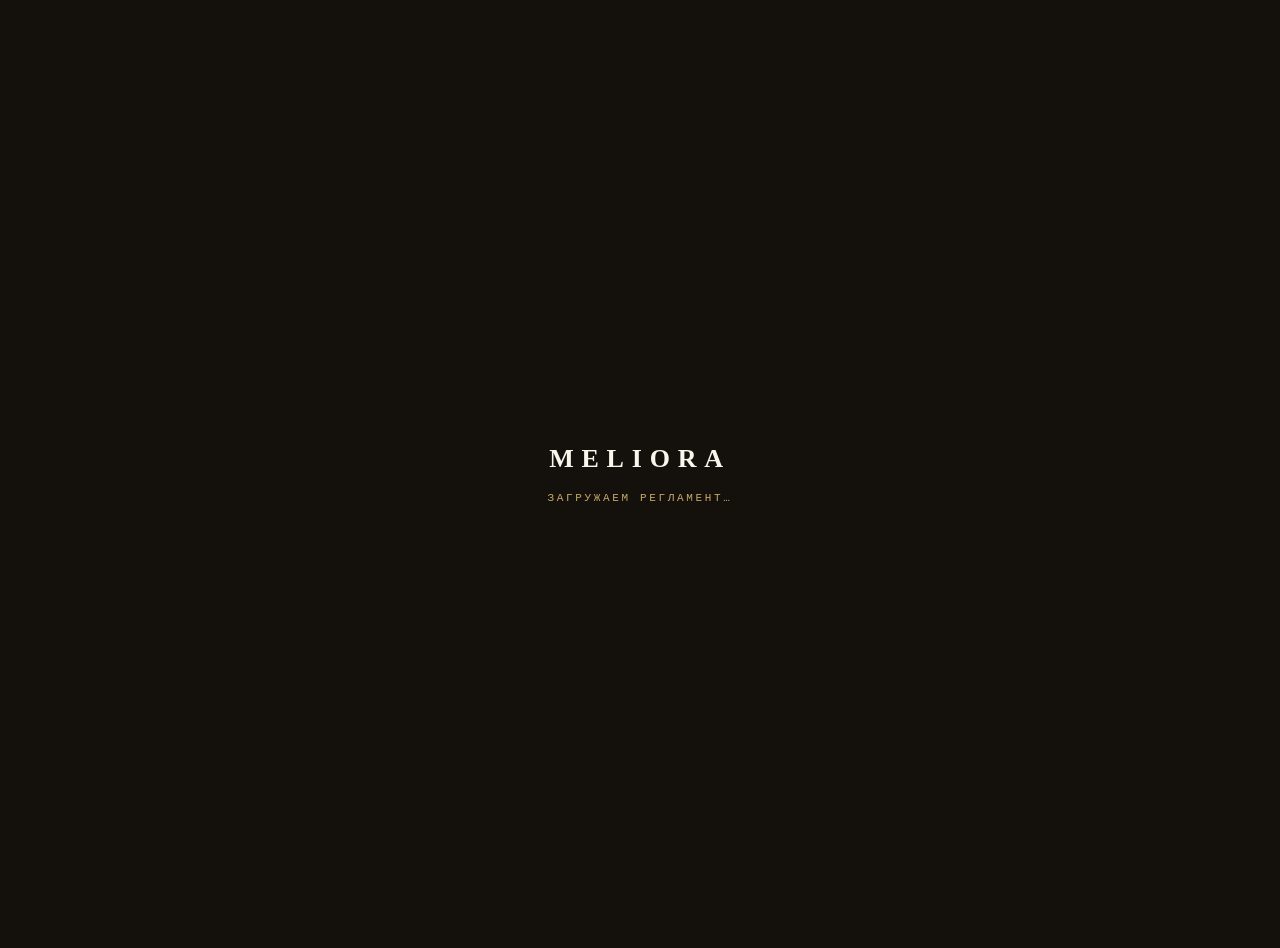
<file: index.html>
<!doctype html>
<html lang="ru">
  <head>
    <meta charset="UTF-8" />
    <meta name="viewport" content="width=device-width, initial-scale=1.0, viewport-fit=cover" />
    <meta name="theme-color" content="#14110d" />
    <meta name="description" content="Meliora Beauty & Spa · Medical — технический запуск рекламы в Instagram и геосервисах (Яндекс Карты, Google Maps, 2ГИС): пошаговый регламент для команды. Кабинет, кампании, группы, объявления, KPI." />
    <title>MELIORA — Технический запуск рекламы: Instagram + ГЕО</title>
    <link rel="preconnect" href="https://fonts.googleapis.com" />
    <link rel="preconnect" href="https://fonts.gstatic.com" crossorigin />
    <link
      href="https://fonts.googleapis.com/css2?family=Cormorant+Garamond:ital,wght@0,400;0,500;0,600;0,700;1,400;1,500;1,600&family=Manrope:wght@300;400;500;600;700;800&family=JetBrains+Mono:wght@400;500;600;700&display=swap"
      rel="stylesheet"
    />
    <style>
      html, body { margin: 0; padding: 0; background-color: #14110d; }
      #boot {
        display: flex; flex-direction: column; align-items: center; justify-content: center;
        gap: 18px; min-height: 100vh; padding: 24px; text-align: center;
        font-family: Georgia, "Times New Roman", serif; color: #faf6ec;
      }
      #boot strong { font-size: 26px; font-weight: 600; letter-spacing: 0.3em; }
      #boot span {
        font-family: Consolas, Menlo, monospace; font-size: 11px; letter-spacing: 0.24em;
        text-transform: uppercase; color: #c9a869; animation: bootPulse 1.4s ease-in-out infinite;
      }
      @keyframes bootPulse { 0%, 100% { opacity: 1; } 50% { opacity: 0.35; } }
    </style>
  </head>
  <body>
    <div id="root">
      <div id="boot">
        <strong>MELIORA</strong>
        <span>загружаем регламент…</span>
      </div>
    </div>
    <noscript>
      <div style="display:flex;min-height:100vh;align-items:center;justify-content:center;padding:24px;text-align:center;font-family:Georgia,serif;color:#faf6ec;background:#14110d;">
        <p style="max-width:420px;line-height:1.6;">
          Для интерактивной версии нужен JavaScript.<br />
          Полная автономная копия регламента — файл
          <a href="./meliora-guide.html" style="color:#c9a869;">meliora-guide.html</a> —
          работает и без скриптов.
        </p>
      </div>
    </noscript>
    <script type="module" src="/src/main.tsx"></script>
  </body>
</html>
</file>
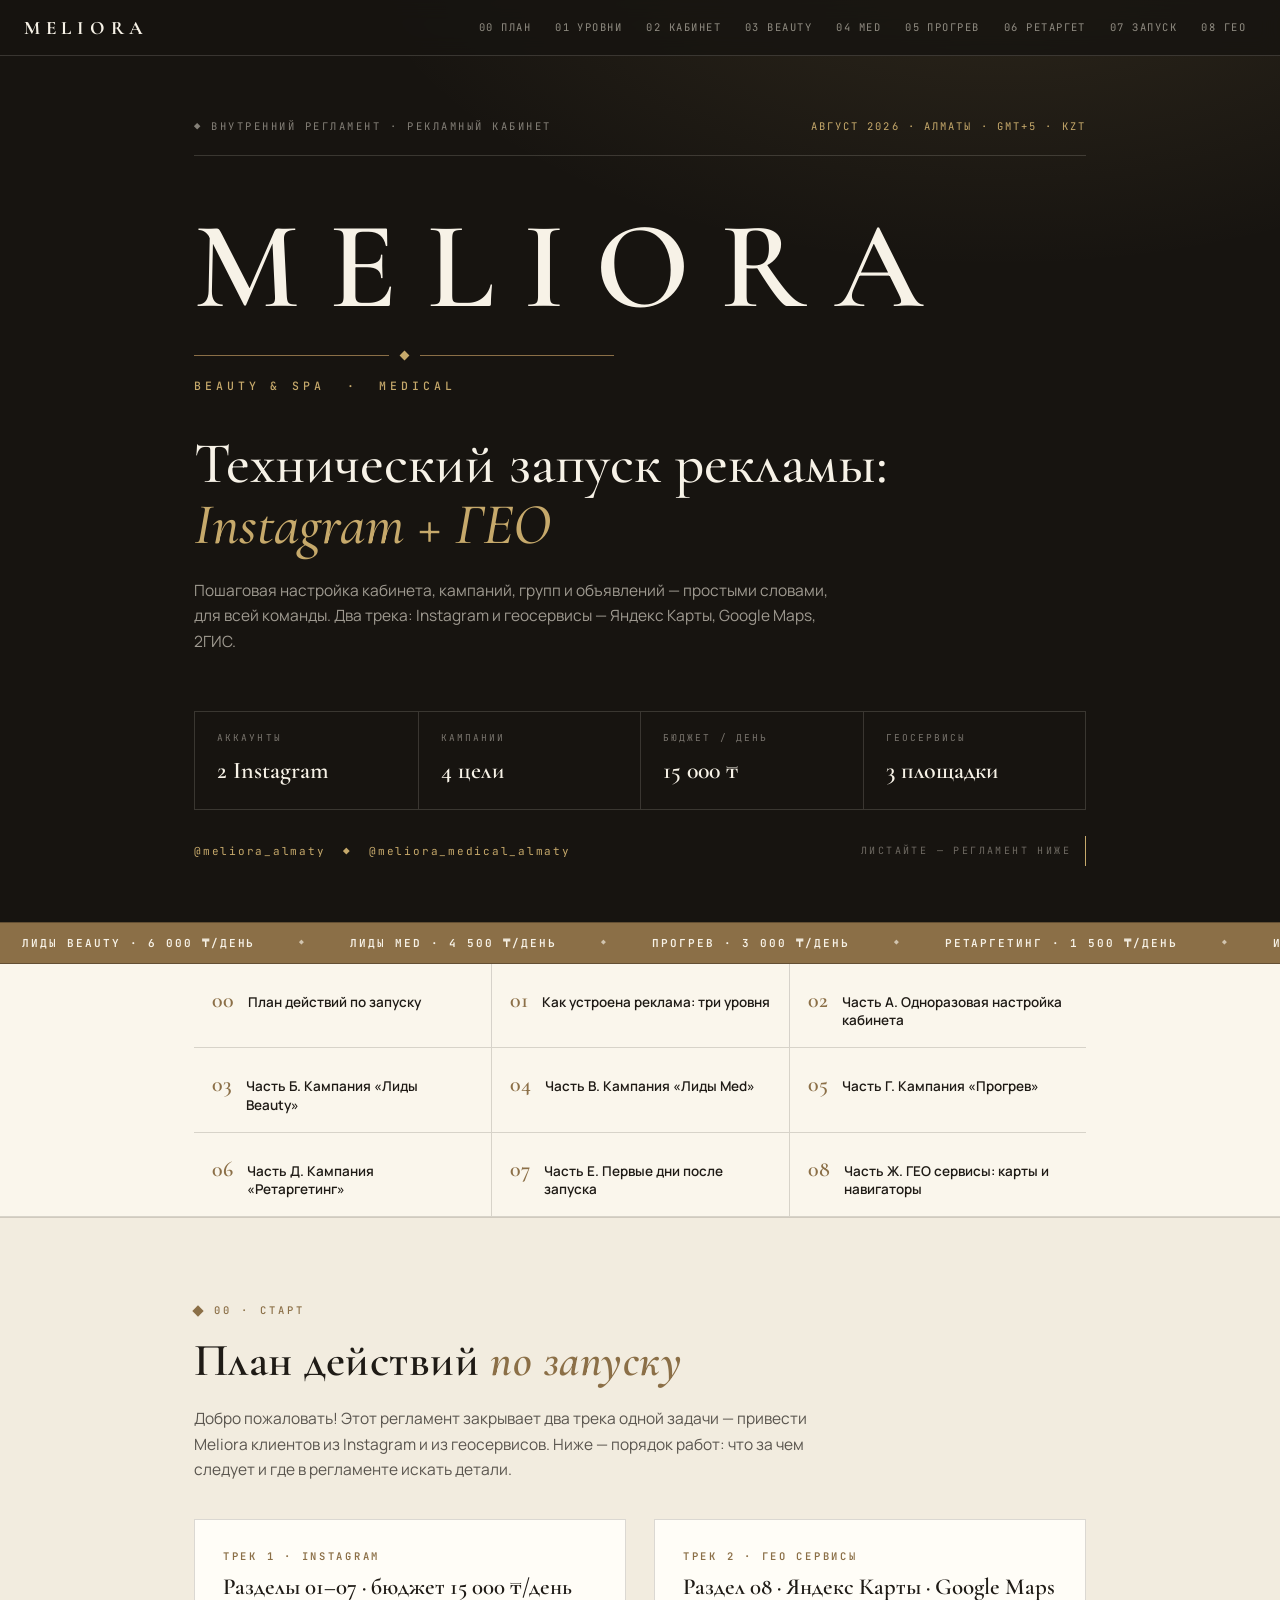
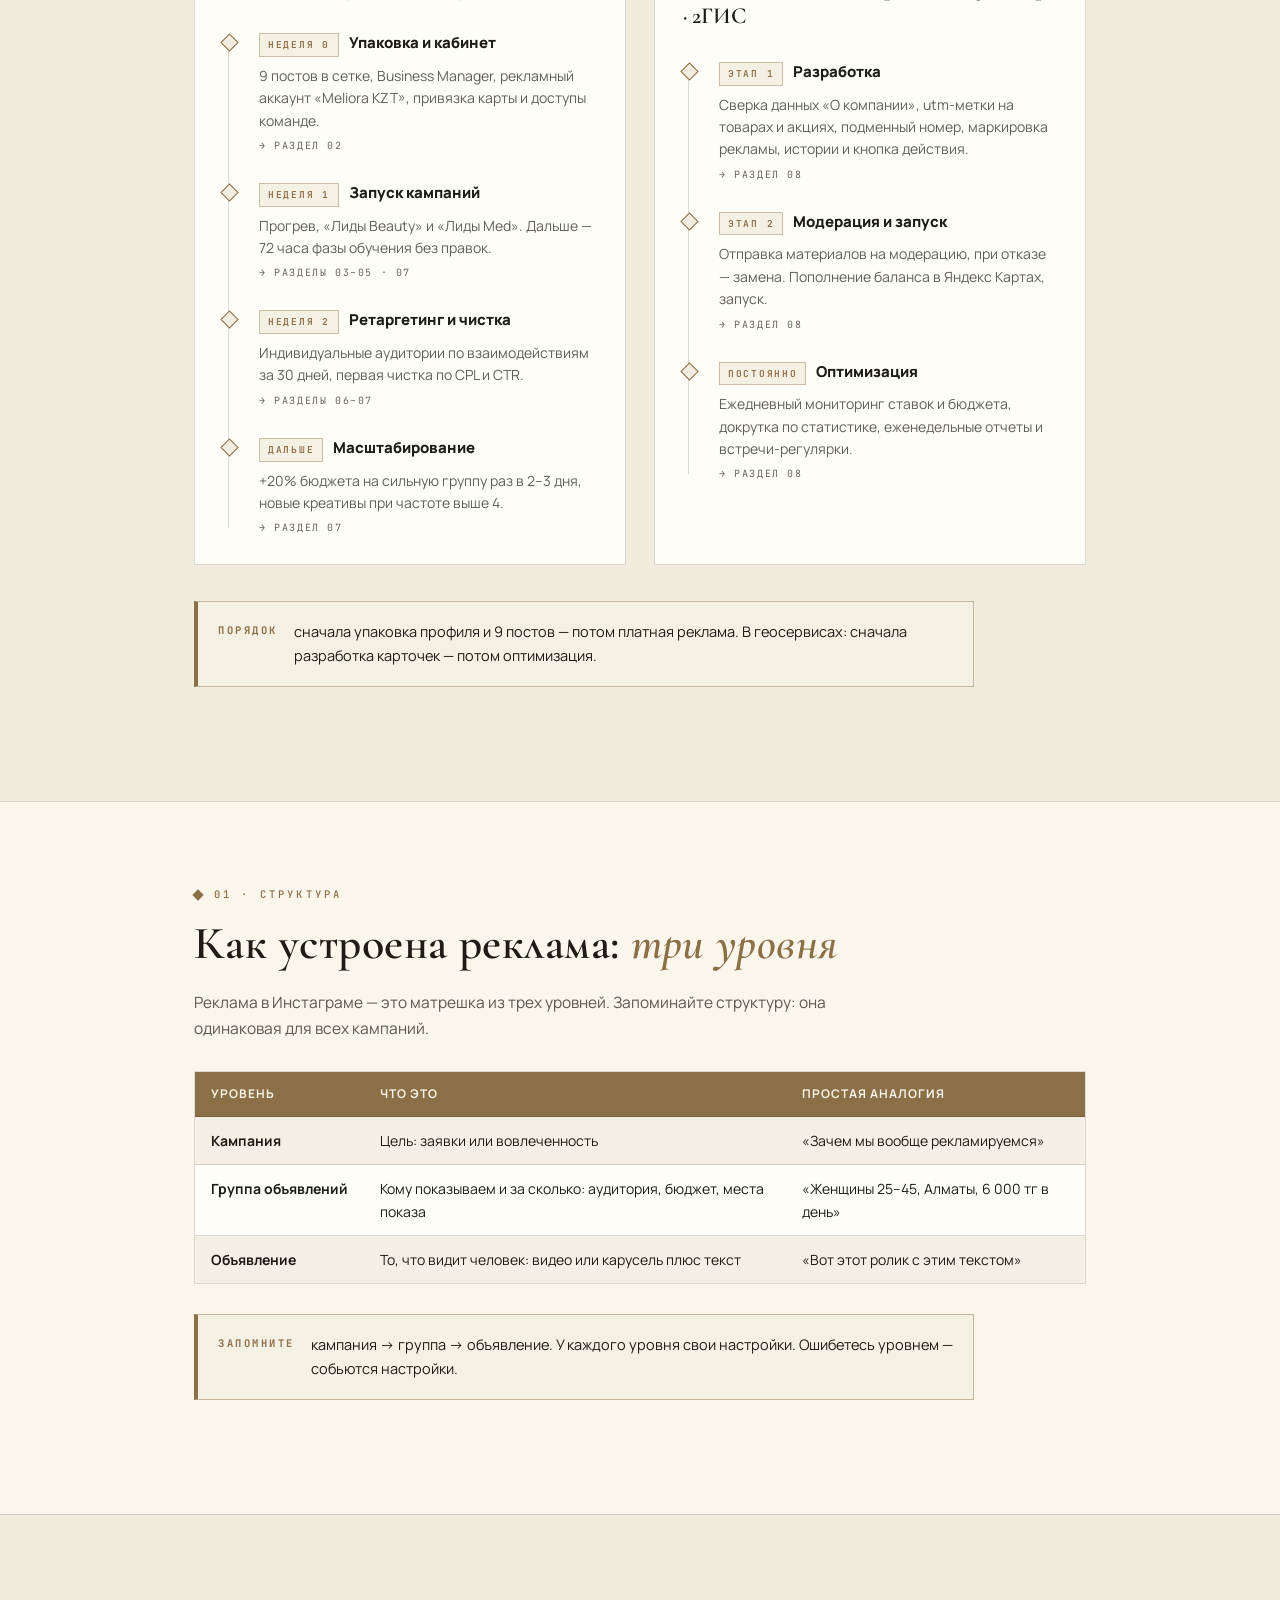
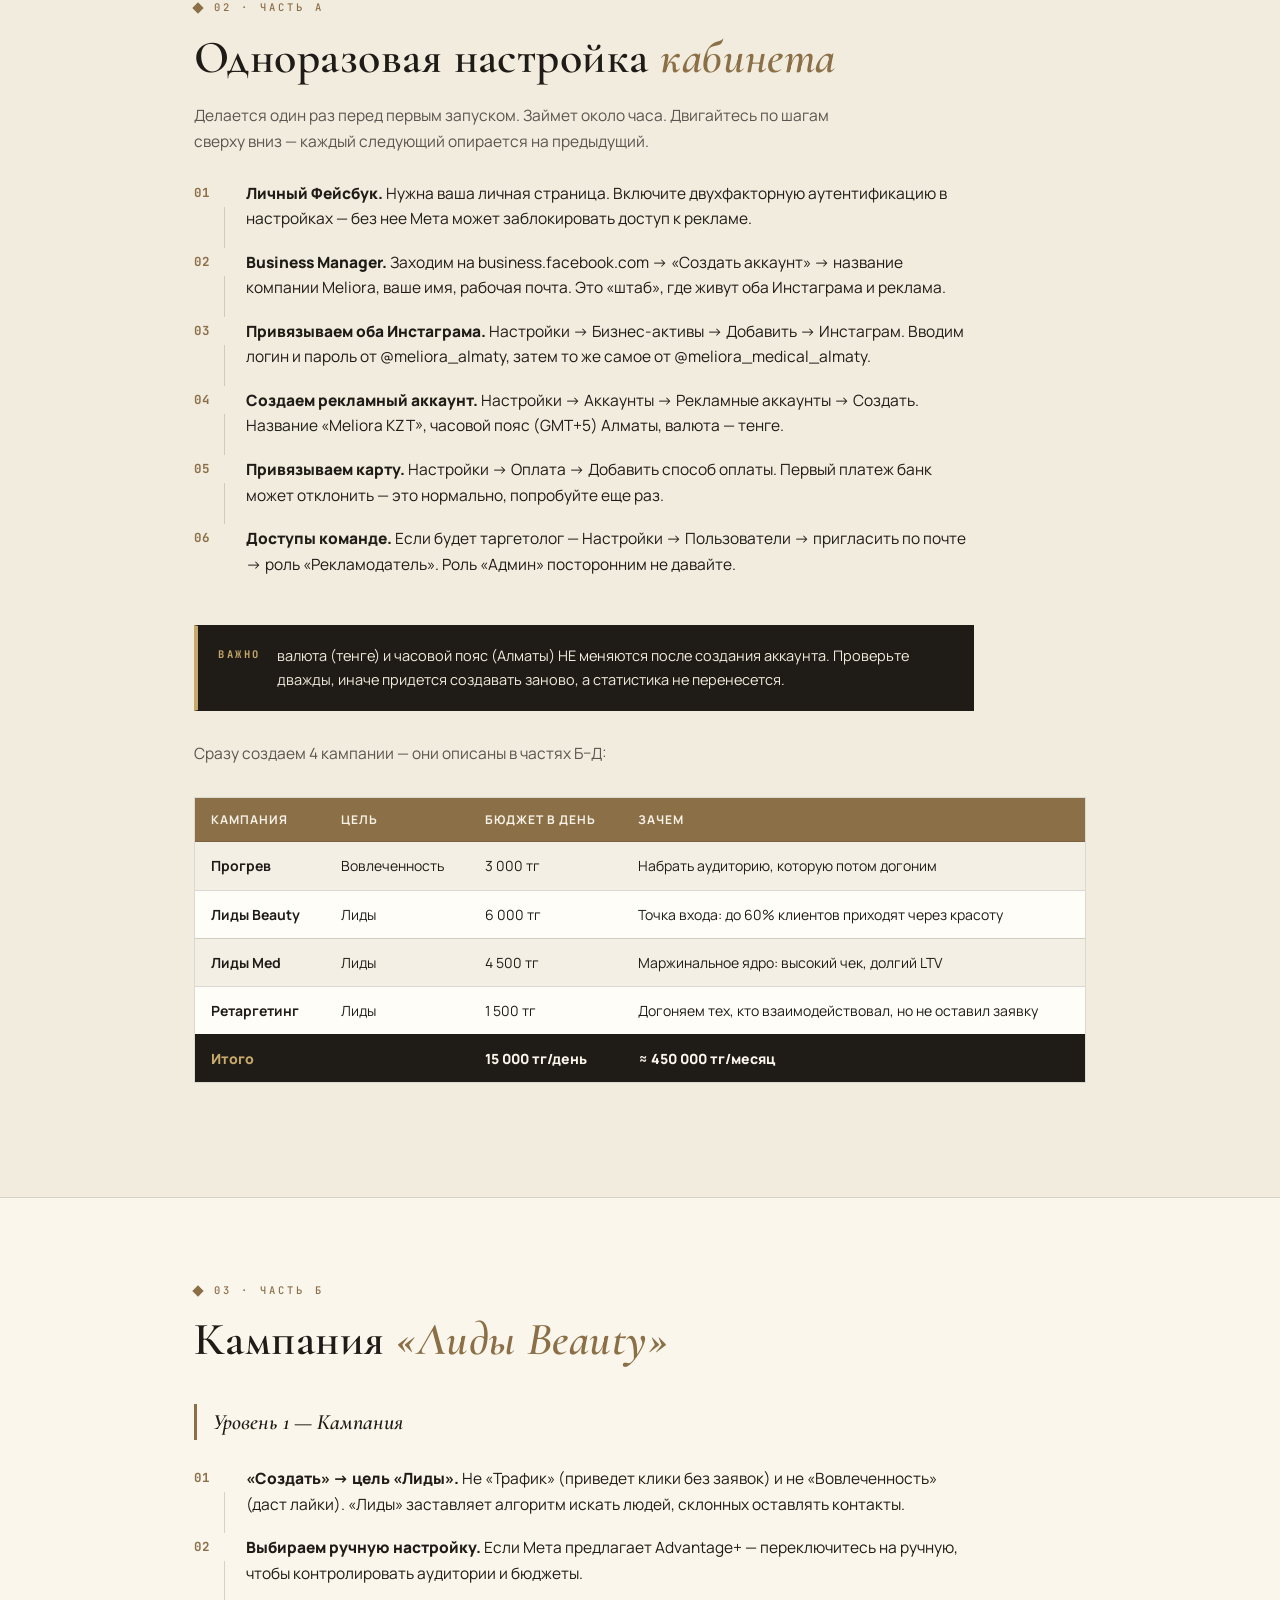
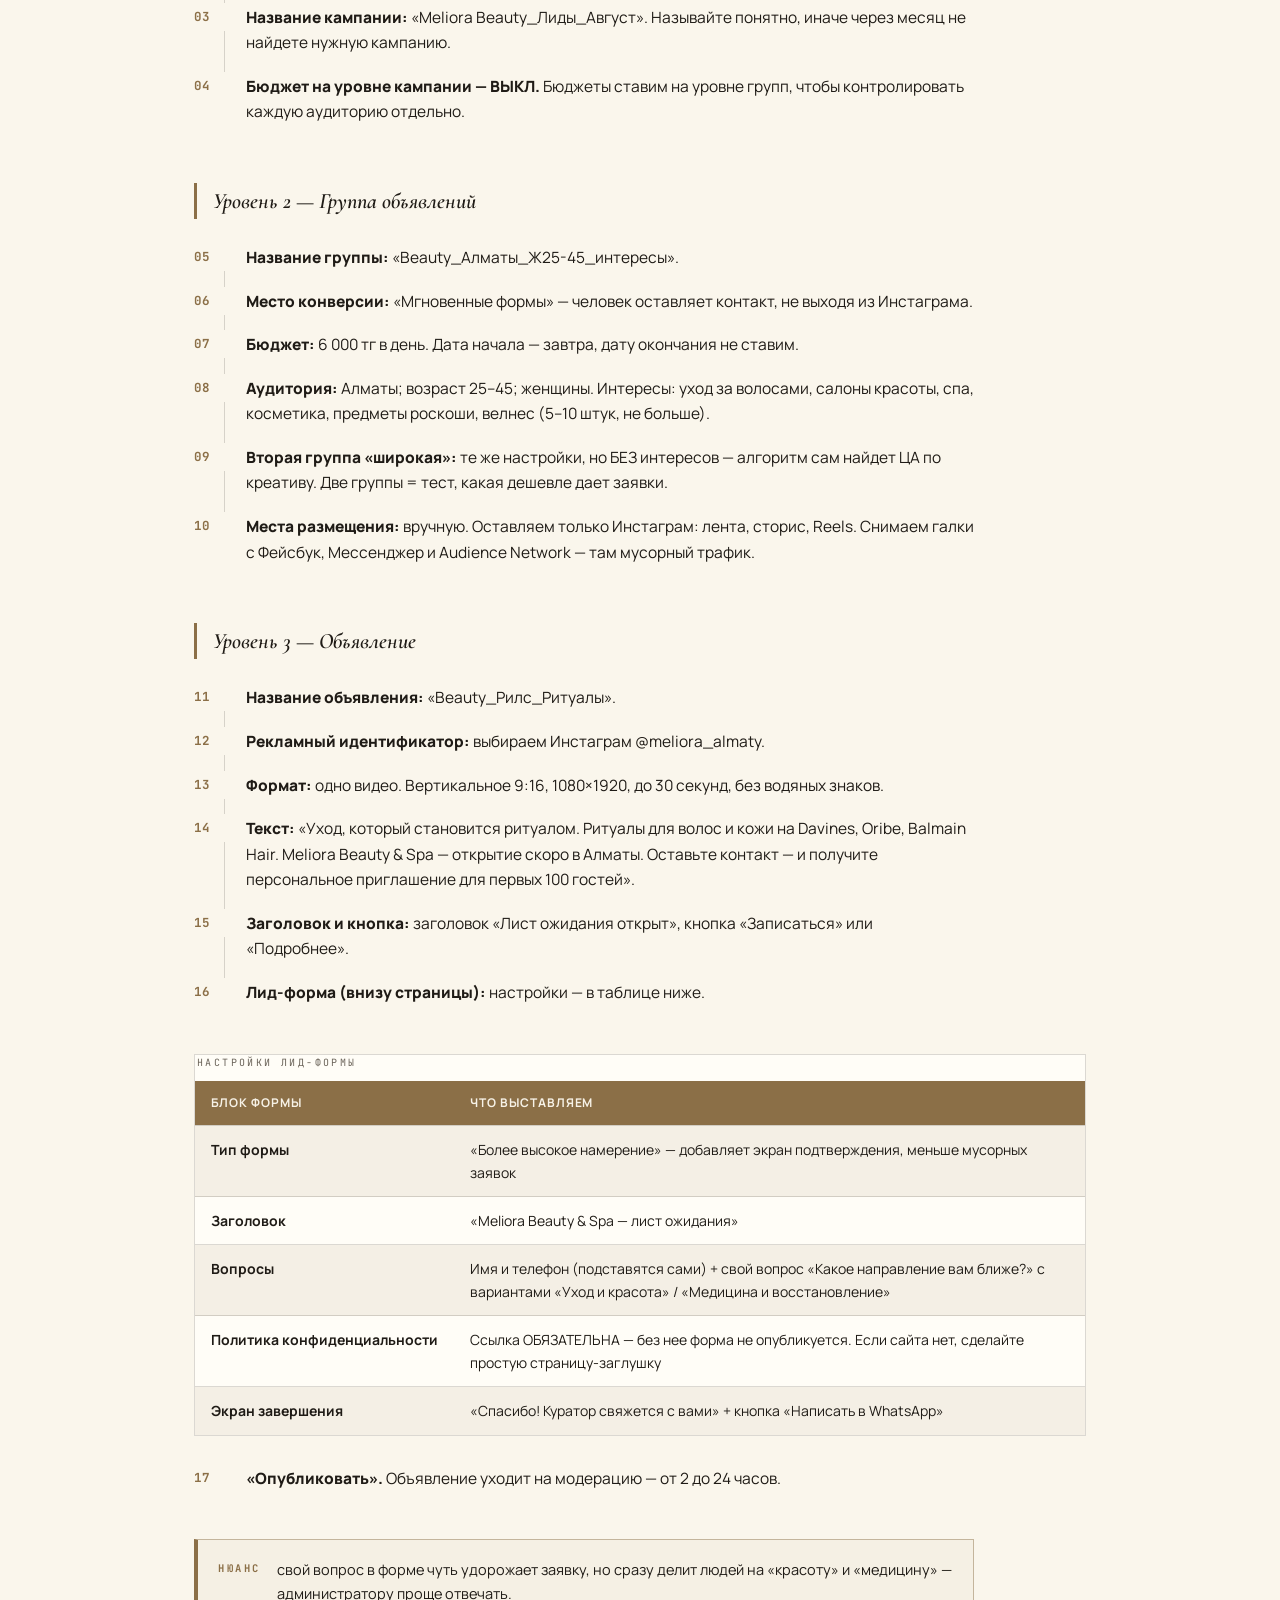
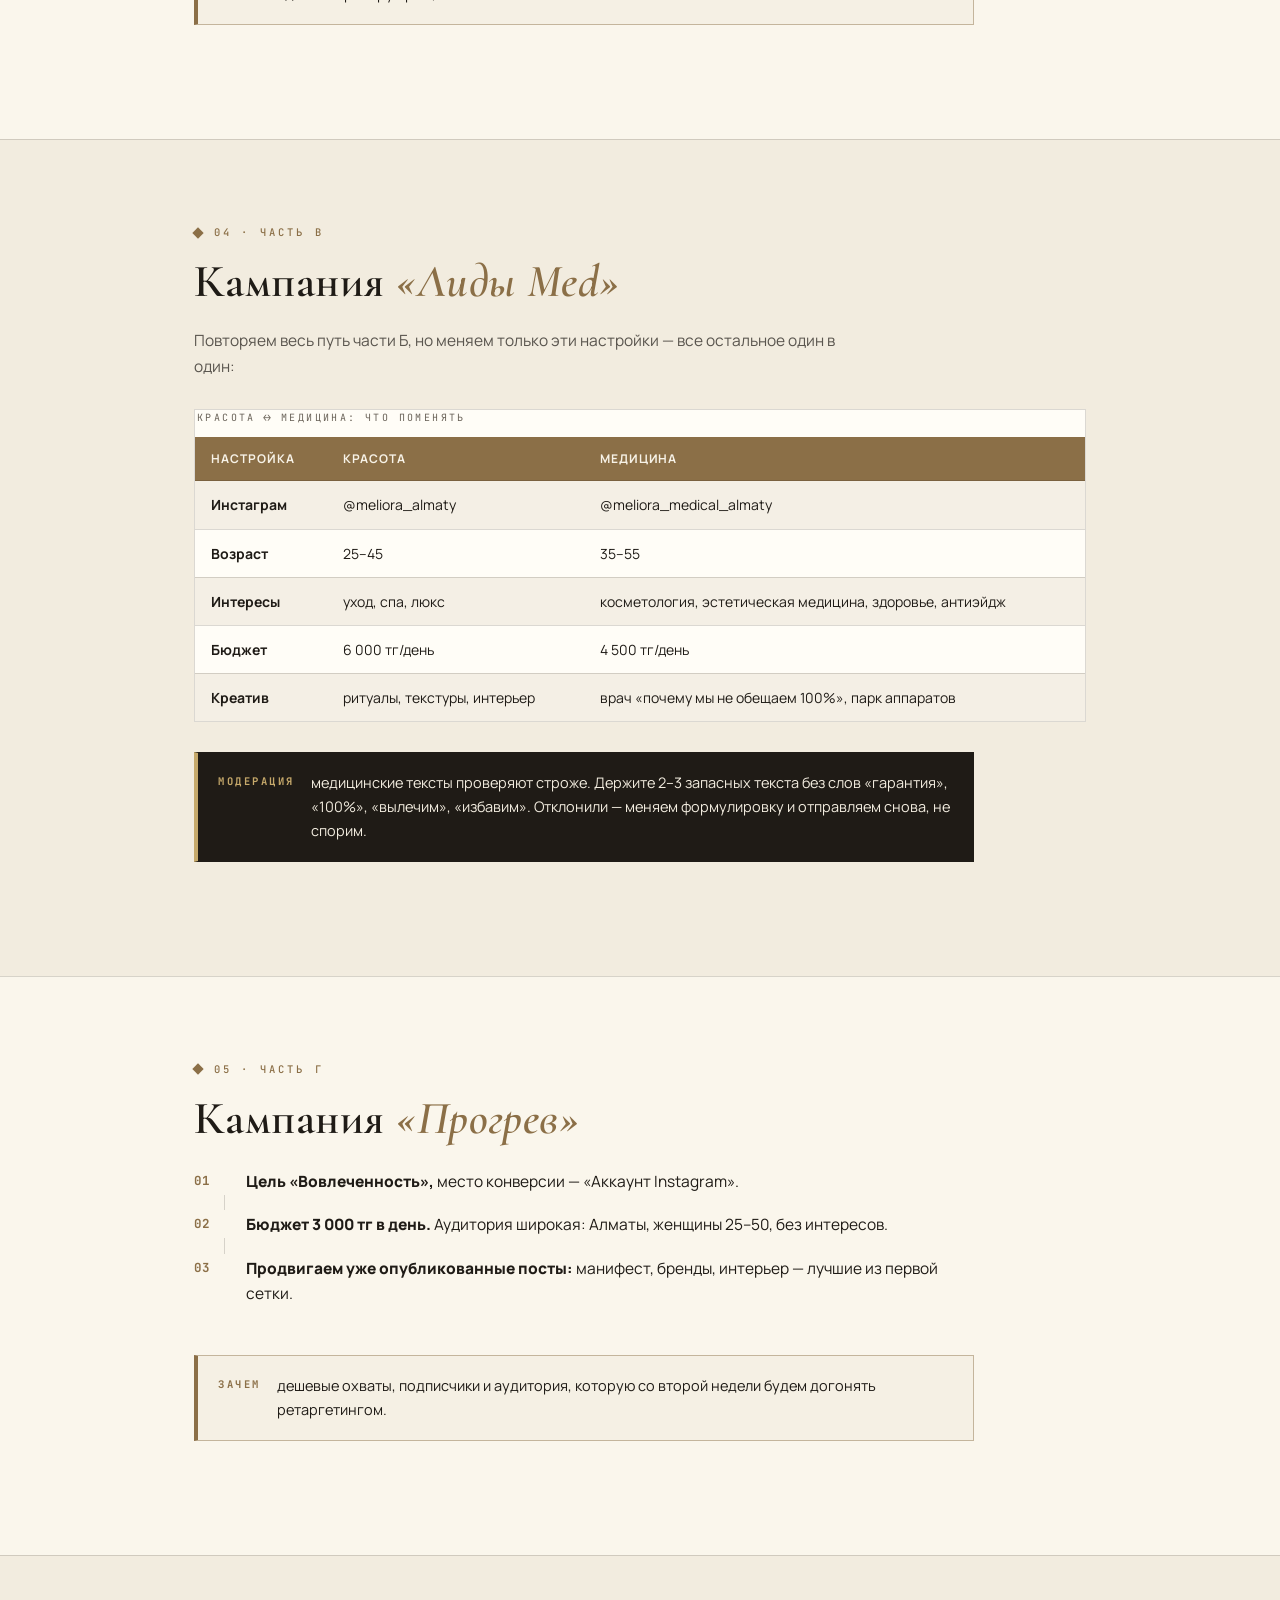
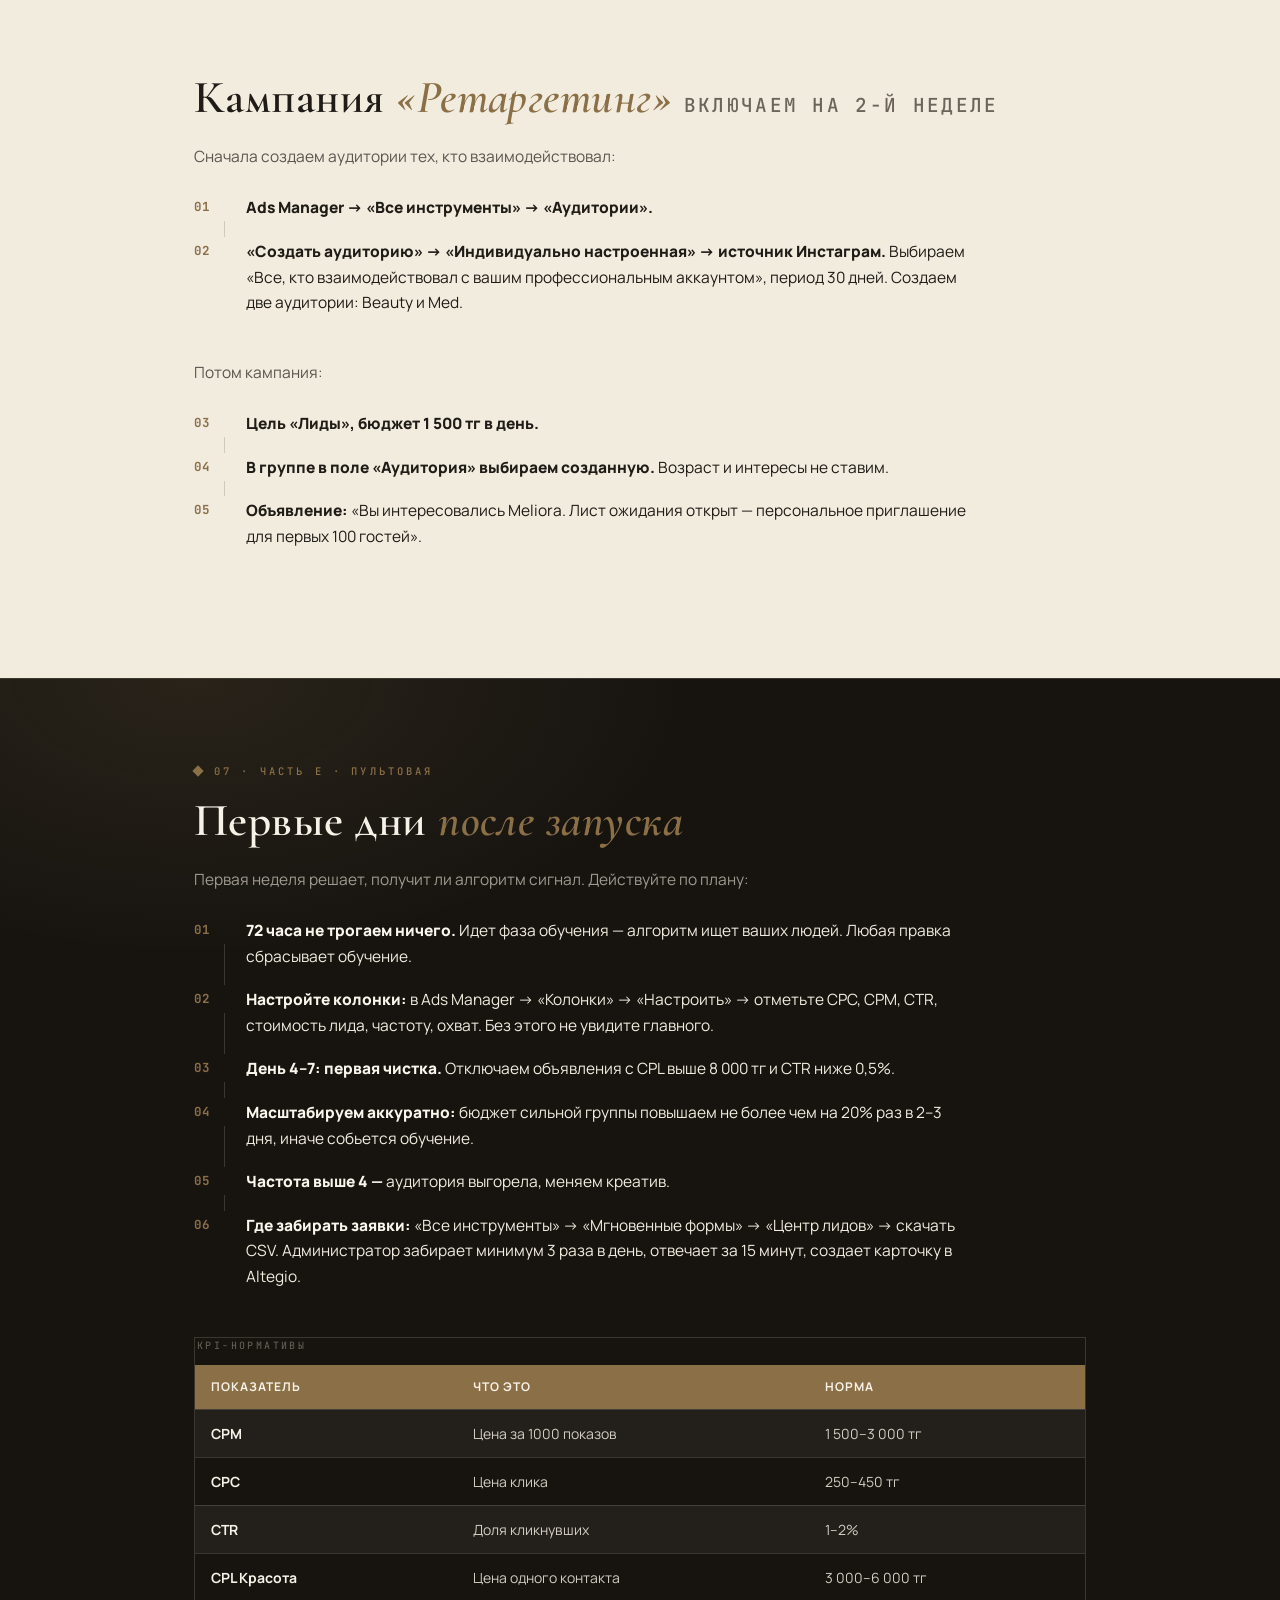
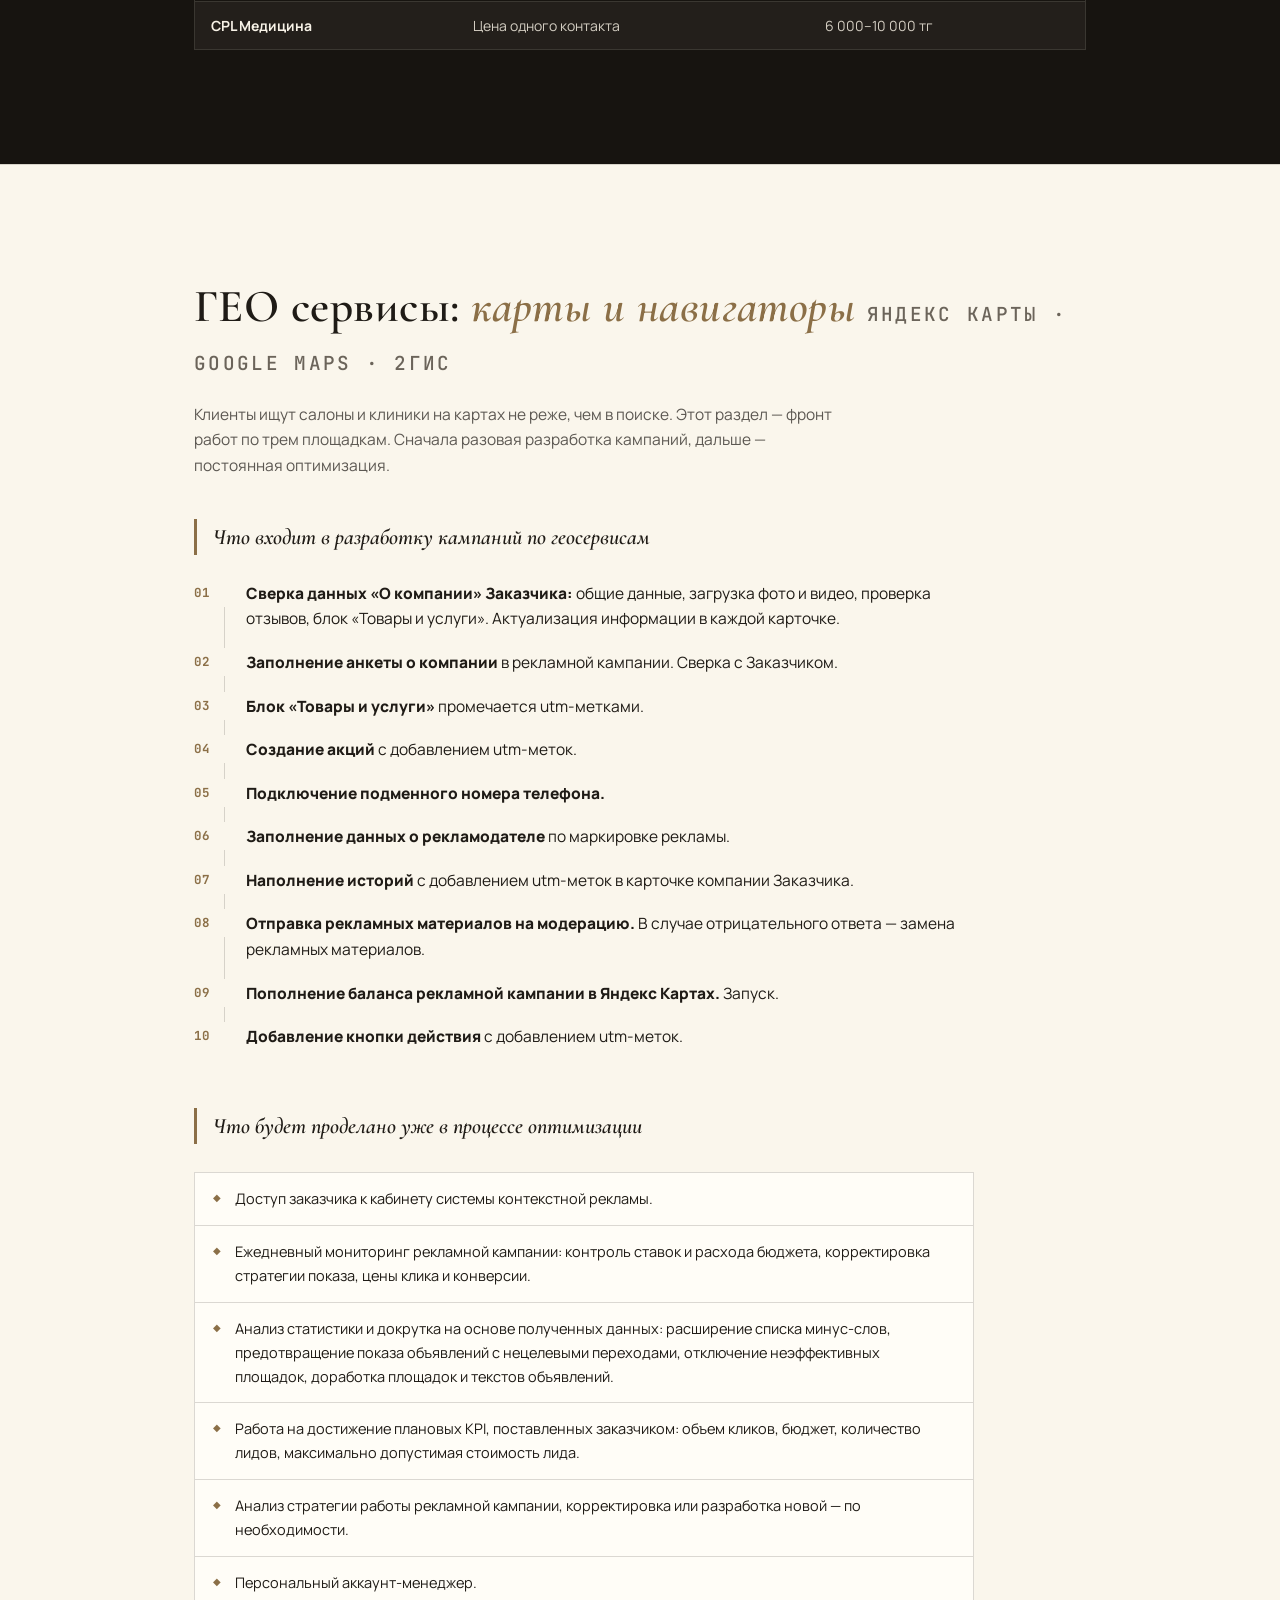
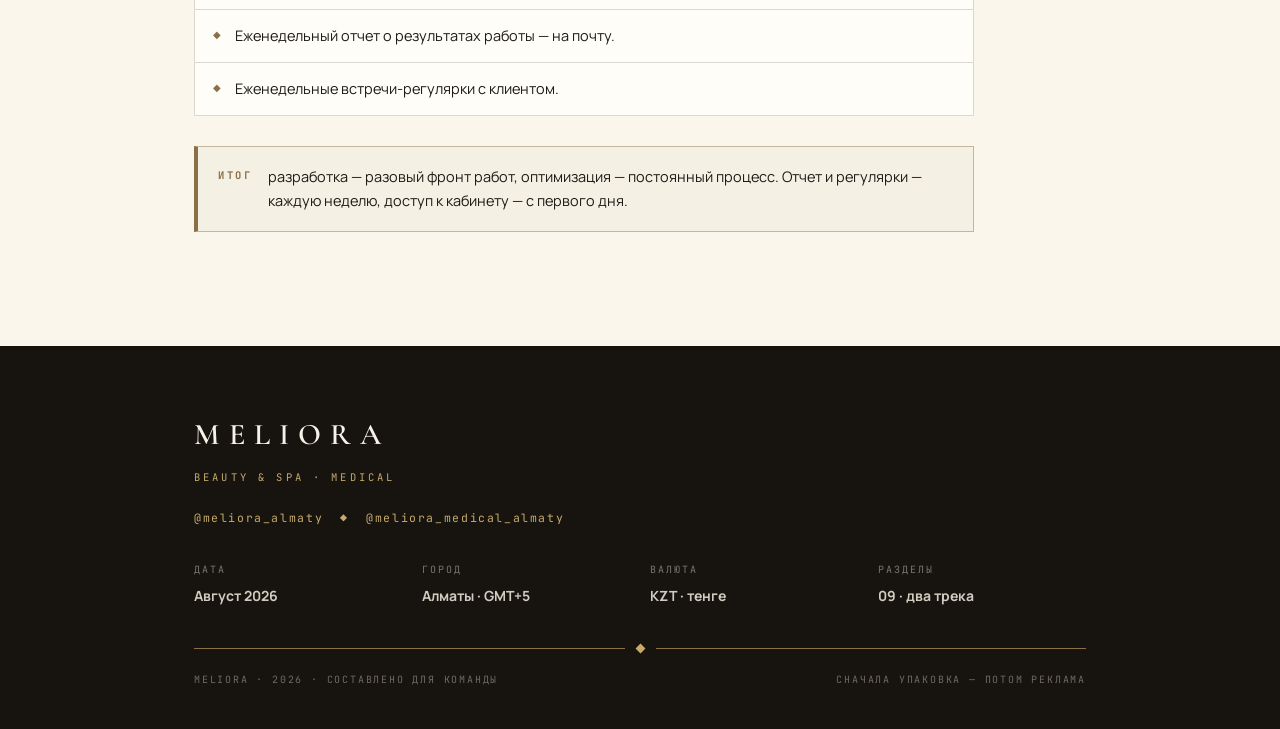
<file: public/meliora-guide.html>
<!doctype html>
<!-- ============================================================
  MELIORA · Технический запуск рекламы: Instagram + ГЕО сервисы
  Самодостаточный HTML-файл: стили и скрипты внутри.
  Сохраните файл и откройте в любом браузере — интернет нужен
  только для шрифтов (без него подставятся системные).
  Печать: Ctrl/Cmd+P — вёрстка адаптирована под бумагу.
============================================================ -->
<html lang="ru">
<head>
<meta charset="utf-8">
<meta name="viewport" content="width=device-width, initial-scale=1, viewport-fit=cover">
<meta name="theme-color" content="#171410">
<title>MELIORA — Технический запуск рекламы: Instagram + ГЕО сервисы</title>
<link rel="preconnect" href="https://fonts.googleapis.com">
<link rel="preconnect" href="https://fonts.gstatic.com" crossorigin>
<link href="https://fonts.googleapis.com/css2?family=Cormorant+Garamond:ital,wght@0,500;0,600;0,700;1,500;1,600&family=Manrope:wght@400;500;600;700;800&family=JetBrains+Mono:wght@400;500;700&display=swap" rel="stylesheet">
<style>
:root{
  --ink:#1F1B16; --ink-2:#2A251E; --ink-3:#171410;
  --paper:#F2ECDF; --paper-2:#FAF6EC; --white:#FFFDF7;
  --gold:#8B6F47; --gold-2:#C6A96B; --muted:#6B645A;
  --line:rgba(31,27,22,.16); --line-d:rgba(242,236,223,.16);
  --disp:"Cormorant Garamond",Georgia,serif;
  --body:"Manrope","Segoe UI",sans-serif;
  --mono:"JetBrains Mono","Consolas",monospace;
}
*{box-sizing:border-box;margin:0;padding:0}
html{scroll-behavior:smooth;-webkit-text-size-adjust:100%;text-size-adjust:100%;scroll-padding-top:104px}
body{font-family:var(--body);font-size:15.5px;line-height:1.65;color:var(--ink);background:var(--paper);
  -webkit-tap-highlight-color:transparent;-webkit-font-smoothing:antialiased;overflow-x:hidden}
::selection{background:var(--gold);color:var(--paper-2)}
a{color:inherit}
:focus-visible{outline:2px solid var(--gold-2);outline-offset:2px}
.wrap{max-width:940px;margin:0 auto;padding:0 24px}

/* ---------- прогресс + шапка ---------- */
#pbar{position:fixed;top:0;left:0;height:3px;width:0;background:var(--gold-2);z-index:90}
.top{position:fixed;top:0;left:0;right:0;z-index:80;display:flex;align-items:center;flex-wrap:wrap;gap:10px 18px;
  padding:12px 24px;background:rgba(23,20,16,.82);-webkit-backdrop-filter:blur(10px);backdrop-filter:blur(10px);
  border-bottom:1px solid var(--line-d)}
.top .brand{font-family:var(--disp);font-weight:700;font-size:19px;letter-spacing:.3em;color:#F7F2E7}
.top nav{display:flex;gap:4px;margin-left:auto;overflow-x:auto;scrollbar-width:none;
  -webkit-overflow-scrolling:touch;max-width:100%}
.top nav::-webkit-scrollbar{display:none}
@media (max-width:820px){
  .top{padding:10px 16px 8px}
  .top nav{flex:1 1 100%;order:5;margin-left:0;padding-bottom:2px}
}
.top nav a{font-family:var(--mono);font-size:10.5px;letter-spacing:.14em;text-transform:uppercase;
  color:rgba(242,236,223,.55);text-decoration:none;padding:5px 9px;border:1px solid transparent;white-space:nowrap;transition:.25s}
.top nav a:hover{color:var(--gold-2);border-color:rgba(198,169,107,.4)}
.top nav a.act{color:var(--gold-2);border-color:rgba(198,169,107,.55);background:rgba(198,169,107,.08)}

/* ---------- обложка ---------- */
#cover{position:relative;background:radial-gradient(1100px 600px at 78% -10%,rgba(198,169,107,.14),transparent 60%),var(--ink-3);
  color:var(--paper);padding:118px 0 56px;overflow:hidden}
.c-top{display:flex;flex-wrap:wrap;justify-content:space-between;gap:12px;border-bottom:1px solid var(--line-d);padding-bottom:20px;
  font-family:var(--mono);font-size:10.5px;letter-spacing:.24em;text-transform:uppercase;color:rgba(242,236,223,.5)}
.c-top .meta{color:var(--gold-2);letter-spacing:.2em}
.wordmark{font-family:var(--disp);font-weight:600;font-size:clamp(40px,12vw,124px);line-height:.95;letter-spacing:.24em;color:#F7F2E7;margin-top:52px}
.wordmark span{display:inline-block;animation:rise .7s cubic-bezier(.2,.7,.2,1) both}
@keyframes rise{from{opacity:0;transform:translateY(.45em)}to{opacity:1;transform:none}}
.rule{display:flex;align-items:center;gap:12px;margin:26px 0 18px;max-width:420px}
.rule i{height:1px;background:var(--gold);flex:1}
.rule b{width:7px;height:7px;background:var(--gold-2);transform:rotate(45deg)}
.c-sub{font-family:var(--mono);font-size:11.5px;font-weight:500;letter-spacing:.34em;text-transform:uppercase;color:var(--gold-2)}
.c-title{font-family:var(--disp);font-weight:500;font-size:clamp(34px,6vw,58px);line-height:1.05;color:#F7F2E7;margin-top:38px;max-width:760px}
.c-title em{font-style:italic;color:var(--gold-2)}
.c-lead{max-width:640px;margin-top:22px;color:rgba(242,236,223,.62)}
.passport{display:grid;grid-template-columns:repeat(4,1fr);border:1px solid var(--line-d);margin-top:56px}
.passport div{padding:18px 22px;border-left:1px solid var(--line-d);transition:background .3s}
.passport div:first-child{border-left:0}
.passport div:hover{background:rgba(198,169,107,.06)}
.passport small{display:block;font-family:var(--mono);font-size:9.5px;letter-spacing:.22em;text-transform:uppercase;color:rgba(242,236,223,.45)}
.passport strong{display:block;margin-top:6px;font-family:var(--disp);font-size:24px;font-weight:600;color:#F7F2E7;transition:color .3s}
.passport div:hover strong{color:var(--gold-2)}
.c-bottom{display:flex;flex-wrap:wrap;align-items:center;justify-content:space-between;gap:14px;margin-top:26px;
  font-family:var(--mono);font-size:11px;letter-spacing:.16em}
.c-bottom .acc{color:var(--gold-2)}
.c-bottom .hint{color:rgba(242,236,223,.4);display:flex;align-items:center;gap:14px;text-transform:uppercase;font-size:10px;letter-spacing:.24em}
.c-bottom .hint i{width:1px;height:30px;background:var(--gold-2);animation:drip 1.8s ease-in-out infinite}
@keyframes drip{0%,100%{transform:scaleY(.3);opacity:.4}50%{transform:scaleY(1);opacity:1}}

/* ---------- бегущая строка ---------- */
.ticker{overflow:hidden;background:var(--gold);color:#F7F2E7;border-block:1px solid rgba(23,20,16,.35)}
.ticker-track{display:flex;width:max-content;animation:mq 40s linear infinite}
.ticker:hover .ticker-track{animation-play-state:paused}
.ticker span{display:flex;align-items:center;white-space:nowrap;padding:11px 22px;font-family:var(--mono);font-size:11px;font-weight:600;letter-spacing:.18em;text-transform:uppercase}
.ticker span::after{content:"◆";font-size:8px;margin-left:44px;opacity:.65}
@keyframes mq{to{transform:translateX(-50%)}}

/* ---------- содержание ---------- */
.toc{background:var(--paper-2);border-bottom:1px solid var(--line)}
.toc .wrap{display:grid;grid-template-columns:repeat(3,1fr);gap:0;padding:0 24px}
.toc a{display:flex;gap:14px;align-items:baseline;padding:18px;border-left:1px solid var(--line);border-top:1px solid var(--line);text-decoration:none;transition:.25s}
.toc a:hover{background:rgba(139,111,71,.07)}
.toc a b{font-family:var(--disp);font-size:22px;font-weight:600;color:var(--gold);transition:.25s}
.toc a:hover b{transform:translateY(-2px)}
.toc a span{font-size:13.5px;font-weight:600;line-height:1.35;color:var(--ink)}
.toc a:nth-child(-n+3){border-top:0}
.toc a:nth-child(3n+1){border-left:0}

/* ---------- секции ---------- */
section.ch{padding:84px 0;border-top:1px solid var(--line)}
section.ch.alt{background:var(--paper-2)}
.kicker{display:flex;align-items:center;gap:12px;font-family:var(--mono);font-size:10.5px;font-weight:500;letter-spacing:.3em;text-transform:uppercase;color:var(--gold)}
.kicker i{width:8px;height:8px;background:var(--gold);transform:rotate(45deg)}
h2.ch-title{font-family:var(--disp);font-weight:600;font-size:clamp(30px,4.6vw,46px);line-height:1.06;margin:16px 0 22px;letter-spacing:.01em}
h2.ch-title em{font-style:italic;color:var(--gold)}
h2.ch-title .note-inline{font-size:.42em;letter-spacing:.12em;font-family:var(--mono);font-weight:500;color:var(--muted);text-transform:uppercase}
.lead{max-width:660px;color:rgba(31,27,22,.72)}
h3.sub{font-family:var(--disp);font-style:italic;font-weight:600;font-size:22px;margin:40px 0 16px;padding-left:16px;border-left:3px solid var(--gold)}

/* план действий: два трека */
.tracks{display:grid;grid-template-columns:1fr 1fr;gap:28px;margin:36px 0}
.track{border:1px solid var(--line);background:var(--white);padding:28px;transition:.4s}
.track:hover{border-color:rgba(139,111,71,.55);box-shadow:0 28px 70px -44px rgba(139,111,71,.65)}
.track .t-name{font-family:var(--mono);font-size:10.5px;font-weight:600;letter-spacing:.26em;text-transform:uppercase;color:var(--gold)}
.track .t-sub{margin-top:8px;font-family:var(--disp);font-size:23px;font-weight:600;line-height:1.25}
.phases{list-style:none;margin-top:28px;position:relative}
.phases::before{content:"";position:absolute;left:5px;top:8px;bottom:8px;width:1px;background:var(--line)}
.phases li{position:relative;padding:0 0 26px 36px}
.phases li:last-child{padding-bottom:0}
.phases li::before{content:"";position:absolute;left:0;top:6px;width:11px;height:11px;transform:rotate(45deg);
  border:1.5px solid var(--gold);background:var(--paper);transition:.3s}
.track:hover .phases li::before{background:rgba(139,111,71,.25)}
.phases .badge{display:inline-block;border:1px solid rgba(139,111,71,.4);background:#F5F0E4;color:var(--gold);
  font-family:var(--mono);font-size:9.5px;font-weight:600;letter-spacing:.18em;text-transform:uppercase;padding:3px 8px;margin-right:10px}
.phases .p-title{font-weight:800;font-size:15px}
.phases p{margin-top:8px;font-size:14px;line-height:1.6;color:rgba(31,27,22,.7)}
.phases .ref{margin-top:6px;font-family:var(--mono);font-size:10px;letter-spacing:.16em;text-transform:uppercase;color:var(--muted)}

/* шаги */
ol.steps{list-style:none;counter-reset:st;margin:26px 0;max-width:780px}
ol.steps.cont{counter-reset:st var(--from)}
ol.steps li{position:relative;padding:0 0 18px 52px}
ol.steps li::before{counter-increment:st;content:counter(st,decimal-leading-zero);position:absolute;left:0;top:2px;
  font-family:var(--mono);font-size:12.5px;font-weight:700;color:var(--gold)}
ol.steps li::after{content:"";position:absolute;left:30px;top:26px;bottom:2px;width:1px;background:var(--line)}
ol.steps li:last-child::after{display:none}
ol.steps b{font-weight:800}

/* маркерный список */
.marked{list-style:none;margin:28px 0;max-width:780px;border:1px solid var(--line);background:var(--white)}
.marked li{display:flex;gap:14px;align-items:flex-start;padding:14px 18px;border-top:1px solid var(--line);font-size:14.5px;transition:background .25s}
.marked li:first-child{border-top:0}
.marked li:hover{background:rgba(139,111,71,.06)}
.marked li::before{content:"◆";color:var(--gold);font-size:10px;line-height:2}

/* таблицы */
.tbl{margin:30px 0;border:1px solid var(--line);background:var(--white);overflow-x:auto;-webkit-overflow-scrolling:touch}
.tbl table{width:100%;border-collapse:collapse;min-width:560px}
.tbl caption{text-align:left;padding:0 0 10px 2px;font-family:var(--mono);font-size:10px;letter-spacing:.24em;text-transform:uppercase;color:var(--muted);caption-side:top}
.tbl th{background:var(--gold);color:#F7F2E7;font-size:12px;font-weight:700;letter-spacing:.08em;text-transform:uppercase;text-align:left;padding:12px 16px}
.tbl td{padding:12px 16px;font-size:14px;border-top:1px solid var(--line);vertical-align:top}
.tbl tr:nth-child(even) td{background:#F4EFE5}
.tbl td:first-child{font-weight:700;white-space:nowrap;color:var(--ink)}
.tbl .total td{background:var(--ink)!important;color:var(--paper-2);font-weight:800}
.tbl .total td:first-child{color:var(--gold-2)}

/* коллауты */
.note{display:flex;gap:16px;margin:30px 0;max-width:780px;padding:18px 20px;border:1px solid rgba(139,111,71,.45);background:#F5F0E4}
.note.gold{border-left:4px solid var(--gold)}
.note.ink{background:var(--ink);color:var(--paper);border:1px solid var(--ink);border-left:4px solid var(--gold-2)}
.note b{flex-shrink:0;font-family:var(--mono);font-size:10.5px;font-weight:700;letter-spacing:.24em;text-transform:uppercase;color:var(--gold);padding-top:2px}
.note.ink b{color:var(--gold-2)}
.note p{font-size:14.5px}

/* тёмная секция 07 */
section.dark{background:radial-gradient(900px 500px at 15% 0%,rgba(198,169,107,.1),transparent 55%),var(--ink-3);color:var(--paper);border-top:1px solid var(--line-d)}
section.dark .lead{color:rgba(242,236,223,.62)}
section.dark h2.ch-title{color:#F7F2E7}
section.dark ol.steps li::after{background:var(--line-d)}
section.dark ol.steps b{color:var(--paper-2)}
section.dark .tbl{background:transparent;border-color:var(--line-d)}
section.dark .tbl td{border-color:var(--line-d);color:rgba(242,236,223,.85)}
section.dark .tbl tr:nth-child(even) td{background:rgba(242,236,223,.05)}
section.dark .tbl td:first-child{color:#F7F2E7}

/* появление при скролле — только когда JS и анимации доступны;
   без класса .js на <html> весь контент виден сразу */
.js .rv{opacity:0;transform:translateY(20px);transition:opacity .7s cubic-bezier(.2,.7,.2,1),transform .7s cubic-bezier(.2,.7,.2,1)}
.js .rv.on{opacity:1;transform:none}

/* футер */
footer{background:var(--ink-3);color:var(--paper);padding:64px 0 40px}
footer .brand{font-family:var(--disp);font-weight:600;font-size:30px;letter-spacing:.3em;color:#F7F2E7}
footer .sub{margin-top:10px;font-family:var(--mono);font-size:10.5px;letter-spacing:.3em;text-transform:uppercase;color:var(--gold-2)}
footer .acc{margin-top:22px;font-family:var(--mono);font-size:11.5px;letter-spacing:.14em;color:var(--gold-2)}
footer .meta{margin-top:34px;display:grid;grid-template-columns:repeat(4,1fr);gap:20px;font-family:var(--mono);font-size:10px;letter-spacing:.2em;text-transform:uppercase;color:rgba(242,236,223,.45)}
footer .meta strong{display:block;margin-top:6px;font-family:var(--body);font-size:14px;letter-spacing:0;text-transform:none;color:rgba(242,236,223,.85)}
footer .rule{margin:38px 0 20px;max-width:none}
footer .fin{display:flex;flex-wrap:wrap;justify-content:space-between;gap:10px;font-family:var(--mono);font-size:10px;letter-spacing:.18em;text-transform:uppercase;color:rgba(242,236,223,.4)}

@media (max-width:820px){
  .passport{grid-template-columns:repeat(2,1fr)}
  .passport div:nth-child(3){border-left:0}
  .passport div:nth-child(n+3){border-top:1px solid var(--line-d)}
  .toc .wrap{grid-template-columns:1fr 1fr}
  .toc a{border-left:1px solid var(--line)!important;border-top:1px solid var(--line)!important}
  .toc a:nth-child(-n+2){border-top:0!important}
  .toc a:nth-child(odd){border-left:0!important}
  .tracks{grid-template-columns:1fr}
  footer .meta{grid-template-columns:repeat(2,1fr)}
}
/* очень узкие экраны (iPhone SE и т.п.) */
@media (max-width:480px){
  .wrap{padding:0 16px}
  #cover{padding-top:126px}
  .wordmark{letter-spacing:.16em}
  .passport div{padding:14px 16px}
  .passport strong{font-size:20px}
  .toc .wrap{grid-template-columns:1fr}
  .toc a{border-left:0!important}
  .toc a:nth-child(n+2){border-top:1px solid var(--line)!important}
  ol.steps li{padding-left:44px}
  ol.steps li::after{left:24px}
  .phases li{padding-left:30px}
  .tbl td,.tbl th{padding:10px 12px}
  footer .meta{grid-template-columns:1fr 1fr}
}
@media (prefers-reduced-motion:reduce){
  html{scroll-behavior:auto}
  .rv{opacity:1;transform:none;transition:none}
  .wordmark span{animation:none}
  .ticker-track{animation:none}
  .c-bottom .hint i{animation:none}
}
@media print{
  .top,#pbar,.ticker{display:none!important}
  body{background:#fff}
  section.ch{padding:36px 0;break-inside:avoid}
  #cover{break-after:page;padding-top:60px}
  .rv{opacity:1!important;transform:none!important}
}
</style>
</head>
<body>
<div id="pbar"></div>

<header class="top">
  <span class="brand">MELIORA</span>
  <nav id="nav">
    <a href="#welcome">00 План</a><a href="#s01">01 Уровни</a><a href="#s02">02 Кабинет</a><a href="#s03">03 Beauty</a>
    <a href="#s04">04 Med</a><a href="#s05">05 Прогрев</a><a href="#s06">06 Ретаргет</a><a href="#s07">07 Запуск</a><a href="#s08">08 ГЕО</a>
  </nav>
</header>

<!-- ================= ОБЛОЖКА ================= -->
<section id="cover">
  <div class="wrap">
    <div class="c-top">
      <span>◆ Внутренний регламент · рекламный кабинет</span>
      <span class="meta" id="scramble" data-text="АВГУСТ 2026 · АЛМАТЫ · GMT+5 · KZT">АВГУСТ 2026 · АЛМАТЫ · GMT+5 · KZT</span>
    </div>
    <h1 class="wordmark" aria-label="MELIORA">
      <span style="animation-delay:.15s">M</span><span style="animation-delay:.22s">E</span><span style="animation-delay:.29s">L</span><span style="animation-delay:.36s">I</span><span style="animation-delay:.43s">O</span><span style="animation-delay:.5s">R</span><span style="animation-delay:.57s">A</span>
    </h1>
    <div class="rule"><i></i><b></b><i></i></div>
    <p class="c-sub">Beauty &amp; Spa&nbsp;&nbsp;·&nbsp;&nbsp;Medical</p>
    <h2 class="c-title">Технический запуск рекламы: <em>Instagram + ГЕО</em></h2>
    <p class="c-lead">Пошаговая настройка кабинета, кампаний, групп и объявлений — простыми словами, для всей команды. Два трека: Instagram и геосервисы — Яндекс Карты, Google Maps, 2ГИС.</p>
    <div class="passport">
      <div><small>Аккаунты</small><strong>2 Instagram</strong></div>
      <div><small>Кампании</small><strong>4 цели</strong></div>
      <div><small>Бюджет / день</small><strong>15 000 ₸</strong></div>
      <div><small>Геосервисы</small><strong>3 площадки</strong></div>
    </div>
    <div class="c-bottom">
      <span class="acc">@meliora_almaty&nbsp;&nbsp;◆&nbsp;&nbsp;@meliora_medical_almaty</span>
      <span class="hint">листайте — регламент ниже <i></i></span>
    </div>
  </div>
</section>

<!-- ================= БЕГУЩАЯ СТРОКА ================= -->
<div class="ticker" aria-hidden="true">
  <div class="ticker-track">
    <span>Лиды Beauty · 6 000 ₸/день</span><span>Лиды Med · 4 500 ₸/день</span><span>Прогрев · 3 000 ₸/день</span><span>Ретаргетинг · 1 500 ₸/день</span><span>Итого · 15 000 ₸/день</span><span>ГЕО · Яндекс Карты · Google Maps · 2ГИС</span><span>UTM-метки · акции · колтрекинг</span><span>Фаза обучения · 72 часа</span>
    <span>Лиды Beauty · 6 000 ₸/день</span><span>Лиды Med · 4 500 ₸/день</span><span>Прогрев · 3 000 ₸/день</span><span>Ретаргетинг · 1 500 ₸/день</span><span>Итого · 15 000 ₸/день</span><span>ГЕО · Яндекс Карты · Google Maps · 2ГИС</span><span>UTM-метки · акции · колтрекинг</span><span>Фаза обучения · 72 часа</span>
  </div>
</div>

<!-- ================= СОДЕРЖАНИЕ ================= -->
<nav class="toc" aria-label="Содержание">
  <div class="wrap">
    <a href="#welcome"><b>00</b><span>План действий по запуску</span></a>
    <a href="#s01"><b>01</b><span>Как устроена реклама: три уровня</span></a>
    <a href="#s02"><b>02</b><span>Часть А. Одноразовая настройка кабинета</span></a>
    <a href="#s03"><b>03</b><span>Часть Б. Кампания «Лиды Beauty»</span></a>
    <a href="#s04"><b>04</b><span>Часть В. Кампания «Лиды Med»</span></a>
    <a href="#s05"><b>05</b><span>Часть Г. Кампания «Прогрев»</span></a>
    <a href="#s06"><b>06</b><span>Часть Д. Кампания «Ретаргетинг»</span></a>
    <a href="#s07"><b>07</b><span>Часть Е. Первые дни после запуска</span></a>
    <a href="#s08"><b>08</b><span>Часть Ж. ГЕО сервисы: карты и навигаторы</span></a>
  </div>
</nav>

<main>
<!-- ================= 00 · ПЛАН ДЕЙСТВИЙ ================= -->
<section class="ch" id="welcome">
  <div class="wrap">
    <p class="kicker rv"><i></i>00 · Старт</p>
    <h2 class="ch-title rv">План действий <em>по запуску</em></h2>
    <p class="lead rv">Добро пожаловать! Этот регламент закрывает два трека одной задачи — привести Meliora клиентов из Instagram и из геосервисов. Ниже — порядок работ: что за чем следует и где в регламенте искать детали.</p>
    <div class="tracks">
      <div class="track rv">
        <p class="t-name">Трек 1 · Instagram</p>
        <p class="t-sub">Разделы 01–07 · бюджет 15 000 ₸/день</p>
        <ol class="phases">
          <li><span class="badge">Неделя 0</span><span class="p-title">Упаковка и кабинет</span>
            <p>9 постов в сетке, Business Manager, рекламный аккаунт «Meliora KZT», привязка карты и доступы команде.</p>
            <p class="ref">→ раздел 02</p></li>
          <li><span class="badge">Неделя 1</span><span class="p-title">Запуск кампаний</span>
            <p>Прогрев, «Лиды Beauty» и «Лиды Med». Дальше — 72 часа фазы обучения без правок.</p>
            <p class="ref">→ разделы 03–05 · 07</p></li>
          <li><span class="badge">Неделя 2</span><span class="p-title">Ретаргетинг и чистка</span>
            <p>Индивидуальные аудитории по взаимодействиям за 30 дней, первая чистка по CPL и CTR.</p>
            <p class="ref">→ разделы 06–07</p></li>
          <li><span class="badge">Дальше</span><span class="p-title">Масштабирование</span>
            <p>+20% бюджета на сильную группу раз в 2–3 дня, новые креативы при частоте выше 4.</p>
            <p class="ref">→ раздел 07</p></li>
        </ol>
      </div>
      <div class="track rv" style="transition-delay:.12s">
        <p class="t-name">Трек 2 · ГЕО сервисы</p>
        <p class="t-sub">Раздел 08 · Яндекс Карты · Google Maps · 2ГИС</p>
        <ol class="phases">
          <li><span class="badge">Этап 1</span><span class="p-title">Разработка</span>
            <p>Сверка данных «О компании», utm-метки на товарах и акциях, подменный номер, маркировка рекламы, истории и кнопка действия.</p>
            <p class="ref">→ раздел 08</p></li>
          <li><span class="badge">Этап 2</span><span class="p-title">Модерация и запуск</span>
            <p>Отправка материалов на модерацию, при отказе — замена. Пополнение баланса в Яндекс Картах, запуск.</p>
            <p class="ref">→ раздел 08</p></li>
          <li><span class="badge">Постоянно</span><span class="p-title">Оптимизация</span>
            <p>Ежедневный мониторинг ставок и бюджета, докрутка по статистике, еженедельные отчеты и встречи-регулярки.</p>
            <p class="ref">→ раздел 08</p></li>
        </ol>
      </div>
    </div>
    <div class="note gold rv"><b>Порядок</b><p>сначала упаковка профиля и 9 постов — потом платная реклама. В геосервисах: сначала разработка карточек — потом оптимизация.</p></div>
  </div>
</section>

<!-- ================= 01 ================= -->
<section class="ch alt" id="s01">
  <div class="wrap">
    <p class="kicker rv"><i></i>01 · Структура</p>
    <h2 class="ch-title rv">Как устроена реклама: <em>три уровня</em></h2>
    <p class="lead rv">Реклама в Инстаграме — это матрешка из трех уровней. Запоминайте структуру: она одинаковая для всех кампаний.</p>
    <div class="tbl rv">
      <table>
        <tr><th>Уровень</th><th>Что это</th><th>Простая аналогия</th></tr>
        <tr><td>Кампания</td><td>Цель: заявки или вовлеченность</td><td>«Зачем мы вообще рекламируемся»</td></tr>
        <tr><td>Группа объявлений</td><td>Кому показываем и за сколько: аудитория, бюджет, места показа</td><td>«Женщины 25–45, Алматы, 6 000 тг в день»</td></tr>
        <tr><td>Объявление</td><td>То, что видит человек: видео или карусель плюс текст</td><td>«Вот этот ролик с этим текстом»</td></tr>
      </table>
    </div>
    <div class="note gold rv"><b>Запомните</b><p>кампания → группа → объявление. У каждого уровня свои настройки. Ошибетесь уровнем — собьются настройки.</p></div>
  </div>
</section>

<!-- ================= 02 ================= -->
<section class="ch" id="s02">
  <div class="wrap">
    <p class="kicker rv"><i></i>02 · Часть А</p>
    <h2 class="ch-title rv">Одноразовая настройка <em>кабинета</em></h2>
    <p class="lead rv">Делается один раз перед первым запуском. Займет около часа. Двигайтесь по шагам сверху вниз — каждый следующий опирается на предыдущий.</p>
    <ol class="steps rv">
      <li><b>Личный Фейсбук.</b> Нужна ваша личная страница. Включите двухфакторную аутентификацию в настройках — без нее Мета может заблокировать доступ к рекламе.</li>
      <li><b>Business Manager.</b> Заходим на business.facebook.com → «Создать аккаунт» → название компании Meliora, ваше имя, рабочая почта. Это «штаб», где живут оба Инстаграма и реклама.</li>
      <li><b>Привязываем оба Инстаграма.</b> Настройки → Бизнес-активы → Добавить → Инстаграм. Вводим логин и пароль от @meliora_almaty, затем то же самое от @meliora_medical_almaty.</li>
      <li><b>Создаем рекламный аккаунт.</b> Настройки → Аккаунты → Рекламные аккаунты → Создать. Название «Meliora KZT», часовой пояс (GMT+5) Алматы, валюта — тенге.</li>
      <li><b>Привязываем карту.</b> Настройки → Оплата → Добавить способ оплаты. Первый платеж банк может отклонить — это нормально, попробуйте еще раз.</li>
      <li><b>Доступы команде.</b> Если будет таргетолог — Настройки → Пользователи → пригласить по почте → роль «Рекламодатель». Роль «Админ» посторонним не давайте.</li>
    </ol>
    <div class="note ink rv"><b>Важно</b><p>валюта (тенге) и часовой пояс (Алматы) НЕ меняются после создания аккаунта. Проверьте дважды, иначе придется создавать заново, а статистика не перенесется.</p></div>
    <p class="lead rv">Сразу создаем 4 кампании — они описаны в частях Б–Д:</p>
    <div class="tbl rv">
      <table>
        <tr><th>Кампания</th><th>Цель</th><th>Бюджет в день</th><th>Зачем</th></tr>
        <tr><td>Прогрев</td><td>Вовлеченность</td><td>3 000 тг</td><td>Набрать аудиторию, которую потом догоним</td></tr>
        <tr><td>Лиды Beauty</td><td>Лиды</td><td>6 000 тг</td><td>Точка входа: до 60% клиентов приходят через красоту</td></tr>
        <tr><td>Лиды Med</td><td>Лиды</td><td>4 500 тг</td><td>Маржинальное ядро: высокий чек, долгий LTV</td></tr>
        <tr><td>Ретаргетинг</td><td>Лиды</td><td>1 500 тг</td><td>Догоняем тех, кто взаимодействовал, но не оставил заявку</td></tr>
        <tr class="total"><td>Итого</td><td></td><td>15 000 тг/день</td><td>≈ 450 000 тг/месяц</td></tr>
      </table>
    </div>
  </div>
</section>

<!-- ================= 03 ================= -->
<section class="ch alt" id="s03">
  <div class="wrap">
    <p class="kicker rv"><i></i>03 · Часть Б</p>
    <h2 class="ch-title rv">Кампания <em>«Лиды Beauty»</em></h2>

    <h3 class="sub rv">Уровень 1 — Кампания</h3>
    <ol class="steps rv">
      <li><b>«Создать» → цель «Лиды».</b> Не «Трафик» (приведет клики без заявок) и не «Вовлеченность» (даст лайки). «Лиды» заставляет алгоритм искать людей, склонных оставлять контакты.</li>
      <li><b>Выбираем ручную настройку.</b> Если Мета предлагает Advantage+ — переключитесь на ручную, чтобы контролировать аудитории и бюджеты.</li>
      <li><b>Название кампании:</b> «Meliora Beauty_Лиды_Август». Называйте понятно, иначе через месяц не найдете нужную кампанию.</li>
      <li><b>Бюджет на уровне кампании — ВЫКЛ.</b> Бюджеты ставим на уровне групп, чтобы контролировать каждую аудиторию отдельно.</li>
    </ol>

    <h3 class="sub rv">Уровень 2 — Группа объявлений</h3>
    <ol class="steps cont rv" style="--from:4">
      <li><b>Название группы:</b> «Beauty_Алматы_Ж25-45_интересы».</li>
      <li><b>Место конверсии:</b> «Мгновенные формы» — человек оставляет контакт, не выходя из Инстаграма.</li>
      <li><b>Бюджет:</b> 6 000 тг в день. Дата начала — завтра, дату окончания не ставим.</li>
      <li><b>Аудитория:</b> Алматы; возраст 25–45; женщины. Интересы: уход за волосами, салоны красоты, спа, косметика, предметы роскоши, велнес (5–10 штук, не больше).</li>
      <li><b>Вторая группа «широкая»:</b> те же настройки, но БЕЗ интересов — алгоритм сам найдет ЦА по креативу. Две группы = тест, какая дешевле дает заявки.</li>
      <li><b>Места размещения:</b> вручную. Оставляем только Инстаграм: лента, сторис, Reels. Снимаем галки с Фейсбук, Мессенджер и Audience Network — там мусорный трафик.</li>
    </ol>

    <h3 class="sub rv">Уровень 3 — Объявление</h3>
    <ol class="steps cont rv" style="--from:10">
      <li><b>Название объявления:</b> «Beauty_Рилс_Ритуалы».</li>
      <li><b>Рекламный идентификатор:</b> выбираем Инстаграм @meliora_almaty.</li>
      <li><b>Формат:</b> одно видео. Вертикальное 9:16, 1080×1920, до 30 секунд, без водяных знаков.</li>
      <li><b>Текст:</b> «Уход, который становится ритуалом. Ритуалы для волос и кожи на Davines, Oribe, Balmain Hair. Meliora Beauty &amp; Spa — открытие скоро в Алматы. Оставьте контакт — и получите персональное приглашение для первых 100 гостей».</li>
      <li><b>Заголовок и кнопка:</b> заголовок «Лист ожидания открыт», кнопка «Записаться» или «Подробнее».</li>
      <li><b>Лид-форма (внизу страницы):</b> настройки — в таблице ниже.</li>
    </ol>

    <div class="tbl rv">
      <table>
        <caption>Настройки лид-формы</caption>
        <tr><th>Блок формы</th><th>Что выставляем</th></tr>
        <tr><td>Тип формы</td><td>«Более высокое намерение» — добавляет экран подтверждения, меньше мусорных заявок</td></tr>
        <tr><td>Заголовок</td><td>«Meliora Beauty &amp; Spa — лист ожидания»</td></tr>
        <tr><td>Вопросы</td><td>Имя и телефон (подставятся сами) + свой вопрос «Какое направление вам ближе?» с вариантами «Уход и красота» / «Медицина и восстановление»</td></tr>
        <tr><td>Политика конфиденциальности</td><td>Ссылка ОБЯЗАТЕЛЬНА — без нее форма не опубликуется. Если сайта нет, сделайте простую страницу-заглушку</td></tr>
        <tr><td>Экран завершения</td><td>«Спасибо! Куратор свяжется с вами» + кнопка «Написать в WhatsApp»</td></tr>
      </table>
    </div>

    <ol class="steps cont rv" style="--from:16">
      <li><b>«Опубликовать».</b> Объявление уходит на модерацию — от 2 до 24 часов.</li>
    </ol>
    <div class="note gold rv"><b>Нюанс</b><p>свой вопрос в форме чуть удорожает заявку, но сразу делит людей на «красоту» и «медицину» — администратору проще отвечать.</p></div>
  </div>
</section>

<!-- ================= 04 ================= -->
<section class="ch" id="s04">
  <div class="wrap">
    <p class="kicker rv"><i></i>04 · Часть В</p>
    <h2 class="ch-title rv">Кампания <em>«Лиды Med»</em></h2>
    <p class="lead rv">Повторяем весь путь части Б, но меняем только эти настройки — все остальное один в один:</p>
    <div class="tbl rv">
      <table>
        <caption>Красота ↔ Медицина: что поменять</caption>
        <tr><th>Настройка</th><th>Красота</th><th>Медицина</th></tr>
        <tr><td>Инстаграм</td><td>@meliora_almaty</td><td>@meliora_medical_almaty</td></tr>
        <tr><td>Возраст</td><td>25–45</td><td>35–55</td></tr>
        <tr><td>Интересы</td><td>уход, спа, люкс</td><td>косметология, эстетическая медицина, здоровье, антиэйдж</td></tr>
        <tr><td>Бюджет</td><td>6 000 тг/день</td><td>4 500 тг/день</td></tr>
        <tr><td>Креатив</td><td>ритуалы, текстуры, интерьер</td><td>врач «почему мы не обещаем 100%», парк аппаратов</td></tr>
      </table>
    </div>
    <div class="note ink rv"><b>Модерация</b><p>медицинские тексты проверяют строже. Держите 2–3 запасных текста без слов «гарантия», «100%», «вылечим», «избавим». Отклонили — меняем формулировку и отправляем снова, не спорим.</p></div>
  </div>
</section>

<!-- ================= 05 ================= -->
<section class="ch alt" id="s05">
  <div class="wrap">
    <p class="kicker rv"><i></i>05 · Часть Г</p>
    <h2 class="ch-title rv">Кампания <em>«Прогрев»</em></h2>
    <ol class="steps rv">
      <li><b>Цель «Вовлеченность»,</b> место конверсии — «Аккаунт Instagram».</li>
      <li><b>Бюджет 3 000 тг в день.</b> Аудитория широкая: Алматы, женщины 25–50, без интересов.</li>
      <li><b>Продвигаем уже опубликованные посты:</b> манифест, бренды, интерьер — лучшие из первой сетки.</li>
    </ol>
    <div class="note gold rv"><b>Зачем</b><p>дешевые охваты, подписчики и аудитория, которую со второй недели будем догонять ретаргетингом.</p></div>
  </div>
</section>

<!-- ================= 06 ================= -->
<section class="ch" id="s06">
  <div class="wrap">
    <p class="kicker rv"><i></i>06 · Часть Д</p>
    <h2 class="ch-title rv">Кампания <em>«Ретаргетинг»</em> <span class="note-inline">включаем на 2-й неделе</span></h2>
    <p class="lead rv">Сначала создаем аудитории тех, кто взаимодействовал:</p>
    <ol class="steps rv">
      <li><b>Ads Manager → «Все инструменты» → «Аудитории».</b></li>
      <li><b>«Создать аудиторию» → «Индивидуально настроенная» → источник Инстаграм.</b> Выбираем «Все, кто взаимодействовал с вашим профессиональным аккаунтом», период 30 дней. Создаем две аудитории: Beauty и Med.</li>
    </ol>
    <p class="lead rv" style="margin-top:26px">Потом кампания:</p>
    <ol class="steps cont rv" style="--from:2">
      <li><b>Цель «Лиды», бюджет 1 500 тг в день.</b></li>
      <li><b>В группе в поле «Аудитория» выбираем созданную.</b> Возраст и интересы не ставим.</li>
      <li><b>Объявление:</b> «Вы интересовались Meliora. Лист ожидания открыт — персональное приглашение для первых 100 гостей».</li>
    </ol>
  </div>
</section>

<!-- ================= 07 ================= -->
<section class="ch dark" id="s07">
  <div class="wrap">
    <p class="kicker rv"><i></i>07 · Часть Е · пультовая</p>
    <h2 class="ch-title rv">Первые дни <em>после запуска</em></h2>
    <p class="lead rv">Первая неделя решает, получит ли алгоритм сигнал. Действуйте по плану:</p>
    <ol class="steps rv">
      <li><b>72 часа не трогаем ничего.</b> Идет фаза обучения — алгоритм ищет ваших людей. Любая правка сбрасывает обучение.</li>
      <li><b>Настройте колонки:</b> в Ads Manager → «Колонки» → «Настроить» → отметьте CPC, CPM, CTR, стоимость лида, частоту, охват. Без этого не увидите главного.</li>
      <li><b>День 4–7: первая чистка.</b> Отключаем объявления с CPL выше 8 000 тг и CTR ниже 0,5%.</li>
      <li><b>Масштабируем аккуратно:</b> бюджет сильной группы повышаем не более чем на 20% раз в 2–3 дня, иначе собьется обучение.</li>
      <li><b>Частота выше 4 —</b> аудитория выгорела, меняем креатив.</li>
      <li><b>Где забирать заявки:</b> «Все инструменты» → «Мгновенные формы» → «Центр лидов» → скачать CSV. Администратор забирает минимум 3 раза в день, отвечает за 15 минут, создает карточку в Altegio.</li>
    </ol>
    <div class="tbl rv">
      <table>
        <caption>KPI-нормативы</caption>
        <tr><th>Показатель</th><th>Что это</th><th>Норма</th></tr>
        <tr><td>CPM</td><td>Цена за 1000 показов</td><td>1 500–3 000 тг</td></tr>
        <tr><td>CPC</td><td>Цена клика</td><td>250–450 тг</td></tr>
        <tr><td>CTR</td><td>Доля кликнувших</td><td>1–2%</td></tr>
        <tr><td>CPL Красота</td><td>Цена одного контакта</td><td>3 000–6 000 тг</td></tr>
        <tr><td>CPL Медицина</td><td>Цена одного контакта</td><td>6 000–10 000 тг</td></tr>
      </table>
    </div>
  </div>
</section>

<!-- ================= 08 · ГЕО СЕРВИСЫ ================= -->
<section class="ch alt" id="s08">
  <div class="wrap">
    <p class="kicker rv"><i></i>08 · Часть Ж</p>
    <h2 class="ch-title rv">ГЕО сервисы: <em>карты и навигаторы</em> <span class="note-inline">Яндекс Карты · Google Maps · 2ГИС</span></h2>
    <p class="lead rv">Клиенты ищут салоны и клиники на картах не реже, чем в поиске. Этот раздел — фронт работ по трем площадкам. Сначала разовая разработка кампаний, дальше — постоянная оптимизация.</p>

    <h3 class="sub rv">Что входит в разработку кампаний по геосервисам</h3>
    <ol class="steps rv">
      <li><b>Сверка данных «О компании» Заказчика:</b> общие данные, загрузка фото и видео, проверка отзывов, блок «Товары и услуги». Актуализация информации в каждой карточке.</li>
      <li><b>Заполнение анкеты о компании</b> в рекламной кампании. Сверка с Заказчиком.</li>
      <li><b>Блок «Товары и услуги»</b> промечается utm-метками.</li>
      <li><b>Создание акций</b> с добавлением utm-меток.</li>
      <li><b>Подключение подменного номера телефона.</b></li>
      <li><b>Заполнение данных о рекламодателе</b> по маркировке рекламы.</li>
      <li><b>Наполнение историй</b> с добавлением utm-меток в карточке компании Заказчика.</li>
      <li><b>Отправка рекламных материалов на модерацию.</b> В случае отрицательного ответа — замена рекламных материалов.</li>
      <li><b>Пополнение баланса рекламной кампании в Яндекс Картах.</b> Запуск.</li>
      <li><b>Добавление кнопки действия</b> с добавлением utm-меток.</li>
    </ol>

    <h3 class="sub rv">Что будет проделано уже в процессе оптимизации</h3>
    <ul class="marked rv">
      <li>Доступ заказчика к кабинету системы контекстной рекламы.</li>
      <li>Ежедневный мониторинг рекламной кампании: контроль ставок и расхода бюджета, корректировка стратегии показа, цены клика и конверсии.</li>
      <li>Анализ статистики и докрутка на основе полученных данных: расширение списка минус-слов, предотвращение показа объявлений с нецелевыми переходами, отключение неэффективных площадок, доработка площадок и текстов объявлений.</li>
      <li>Работа на достижение плановых KPI, поставленных заказчиком: объем кликов, бюджет, количество лидов, максимально допустимая стоимость лида.</li>
      <li>Анализ стратегии работы рекламной кампании, корректировка или разработка новой — по необходимости.</li>
      <li>Персональный аккаунт-менеджер.</li>
      <li>Еженедельный отчет о результатах работы — на почту.</li>
      <li>Еженедельные встречи-регулярки с клиентом.</li>
    </ul>

    <div class="note gold rv"><b>Итог</b><p>разработка — разовый фронт работ, оптимизация — постоянный процесс. Отчет и регулярки — каждую неделю, доступ к кабинету — с первого дня.</p></div>
  </div>
</section>
</main>

<!-- ================= ФУТЕР ================= -->
<footer>
  <div class="wrap">
    <p class="brand">MELIORA</p>
    <p class="sub">Beauty &amp; Spa · Medical</p>
    <p class="acc">@meliora_almaty&nbsp;&nbsp;◆&nbsp;&nbsp;@meliora_medical_almaty</p>
    <div class="meta">
      <div>Дата<strong>Август 2026</strong></div>
      <div>Город<strong>Алматы · GMT+5</strong></div>
      <div>Валюта<strong>KZT · тенге</strong></div>
      <div>Разделы<strong>09 · два трека</strong></div>
    </div>
    <div class="rule"><i></i><b></b><i></i></div>
    <div class="fin">
      <span>Meliora · 2026 · составлено для команды</span>
      <span>сначала упаковка — потом реклама</span>
    </div>
  </div>
</footer>

<script>
(function(){
  "use strict";
  var reduced = window.matchMedia("(prefers-reduced-motion: reduce)").matches;
  var hasIO = "IntersectionObserver" in window;
  /* анимации — только надстройка: класс .js включает скрытие .rv.
     Если JS отключен, браузер старый или motion reduce — контент виден сразу */
  if (!reduced && hasIO) document.documentElement.classList.add("js");

  /* прогресс чтения */
  var bar = document.getElementById("pbar");
  function progress(){
    var max = document.documentElement.scrollHeight - window.innerHeight;
    bar.style.width = (max > 0 ? Math.min(1, window.scrollY / max) * 100 : 0) + "%";
  }
  window.addEventListener("scroll", progress, {passive:true});
  window.addEventListener("resize", progress);
  progress();

  /* появление блоков */
  var rvs = document.querySelectorAll(".rv");
  if (reduced || !("IntersectionObserver" in window)) {
    rvs.forEach(function(el){ el.classList.add("on"); });
  } else {
    var io = new IntersectionObserver(function(entries){
      entries.forEach(function(e){
        if (e.isIntersecting) { e.target.classList.add("on"); io.unobserve(e.target); }
      });
    }, {threshold:.12, rootMargin:"0px 0px -6% 0px"});
    rvs.forEach(function(el){ io.observe(el); });
  }

  /* подсветка раздела в шапке */
  var links = document.querySelectorAll("#nav a");
  var secs = [];
  links.forEach(function(a){
    var s = document.querySelector(a.getAttribute("href"));
    if (s) secs.push({a:a, s:s});
  });
  function spy(){
    var mark = window.scrollY + window.innerHeight * .34, cur = null;
    secs.forEach(function(o){ if (o.s.offsetTop <= mark) cur = o; });
    links.forEach(function(a){ a.classList.remove("act"); });
    if (cur) cur.a.classList.add("act");
  }
  window.addEventListener("scroll", spy, {passive:true});
  spy();

  /* scramble-строка на обложке */
  var sc = document.getElementById("scramble");
  if (sc && !reduced) {
    var target = sc.getAttribute("data-text"), chars = "◆·—/MELIORA0123456789", frame = 0;
    var iv = setInterval(function(){
      frame++;
      var fixed = Math.floor(frame / 2), out = "";
      for (var i = 0; i < target.length; i++) {
        var c = target[i];
        out += (c === " " || i < fixed) ? c : chars[Math.floor(Math.random() * chars.length)];
      }
      sc.textContent = out;
      if (fixed >= target.length) clearInterval(iv);
    }, 28);
  }
})();
</script>
</body>
</html>
</file>
